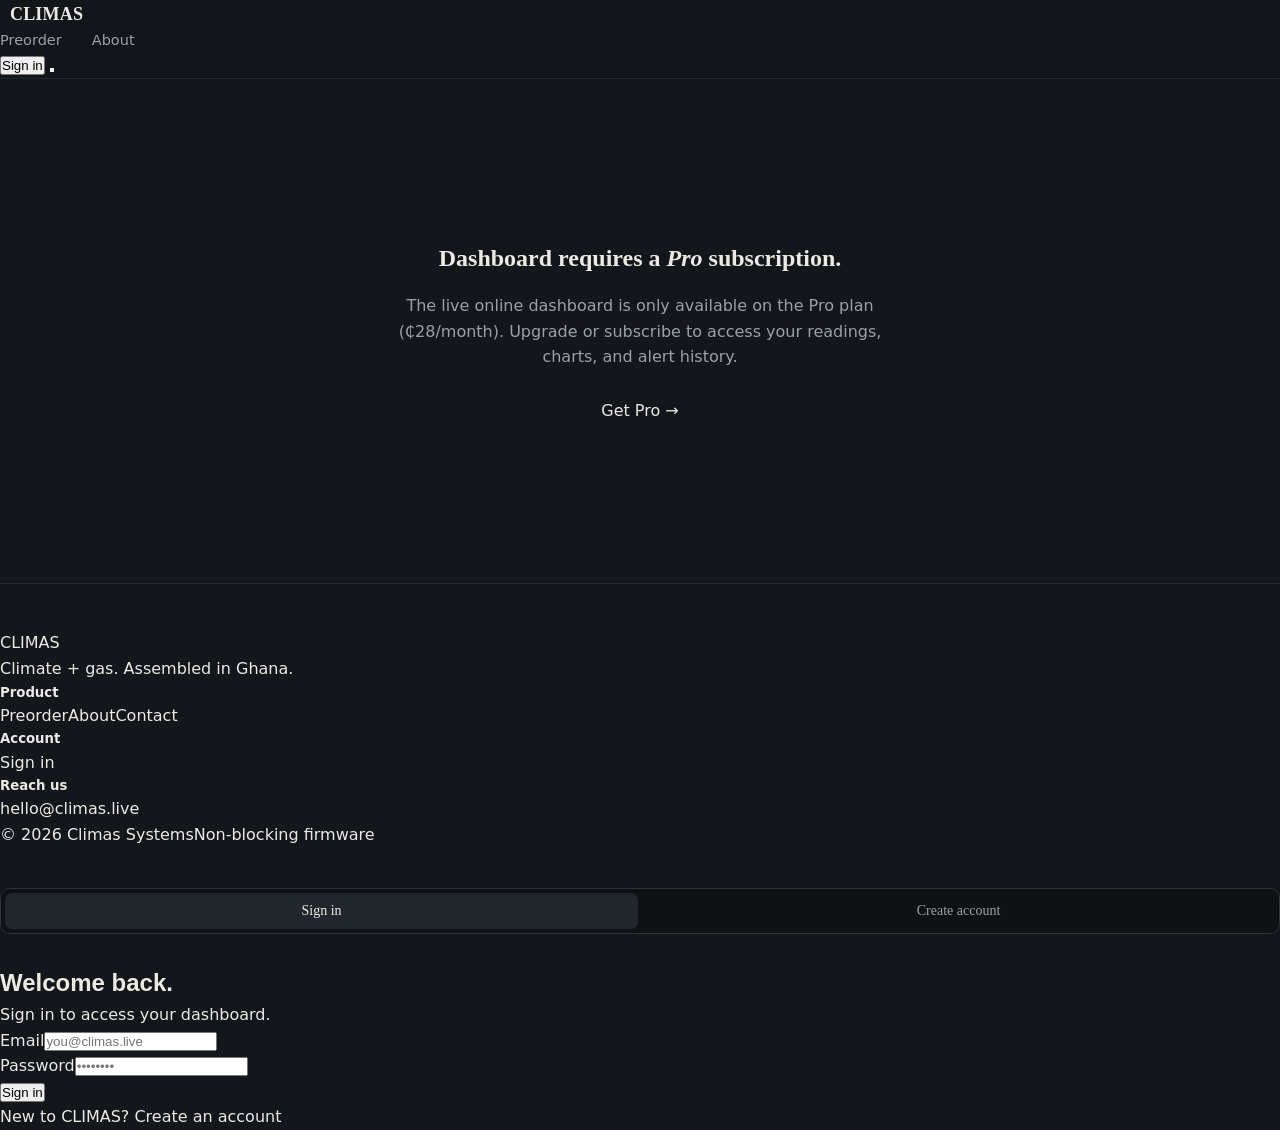
<file: dashboard.html>
<!DOCTYPE html>
<html lang="en">
<head>
<meta charset="UTF-8" />
<meta name="viewport" content="width=device-width, initial-scale=1.0" />
<title>Dashboard — CLIMAS</title>
<link rel="stylesheet" href="styles.css" />
</head>
<body>

<nav class="nav">
  <div class="nav-inner">
    <a class="brand" href="index.html"><span class="brand-mark"></span> CLIMAS</a>
    <div class="nav-links">
      <a href="preorder.html">Preorder</a>
      <a href="about.html">About</a>
    </div>
    <div class="nav-cta">
      <button class="btn-primary" id="authOpenBtn">Sign in</button>
      <button class="nav-burger" id="navBurger" aria-label="Menu"><span></span><span></span><span></span></button>
    </div>
  </div>
</nav>

<div class="mobile-menu" id="mobileMenu">
  <a href="preorder.html" data-mm="1">Preorder <em>device</em></a>
  <a href="about.html" data-mm="1">About</a>
  <div class="mm-foot">
    <div class="loc">Ghana</div>
    <div class="mm-btns">
      <button class="primary" id="mmSignin">Sign in</button>
    </div>
  </div>
</div>

<!-- DASHBOARD -->
<div id="view-dashboard">
<div class="dashboard">
  <div class="dash-header">
    <div>
      <h1 class="dash-greeting">Good evening, <em id="dashName">Phil</em>.</h1>
      <div class="dash-date">Ghana</div>
    </div>
    <div class="dash-status"><span class="dot"></span><span>All devices safe</span></div>
  </div>

  <div class="dash-grid">
    <div class="dash-card metric-card">
      <div class="dash-card-label">Indoor temp <svg width="14" height="14" viewBox="0 0 24 24" fill="none" stroke="currentColor" stroke-width="1.5"><path d="M14 4v10.54a4 4 0 1 1-4 0V4a2 2 0 0 1 4 0z"/></svg></div>
      <div class="metric-value"><span id="mT">26.4</span><span class="metric-unit">°C</span></div>
      <div class="metric-trend"><span class="pill">+0.2</span>vs 1h ago</div>
      <svg class="metric-spark" id="sparkT" viewBox="0 0 200 40" preserveAspectRatio="none"></svg>
    </div>
    <div class="dash-card metric-card">
      <div class="dash-card-label">Humidity <svg width="14" height="14" viewBox="0 0 24 24" fill="none" stroke="currentColor" stroke-width="1.5"><path d="M12 2s-7 8-7 13a7 7 0 0 0 14 0c0-5-7-13-7-13z"/></svg></div>
      <div class="metric-value"><span id="mH">58</span><span class="metric-unit">%</span></div>
      <div class="metric-trend"><span class="pill down">−1.1</span>vs 1h ago</div>
      <svg class="metric-spark" id="sparkH" viewBox="0 0 200 40" preserveAspectRatio="none"></svg>
    </div>
    <div class="dash-card metric-card">
      <div class="dash-card-label">Gas (MQ-2) <svg width="14" height="14" viewBox="0 0 24 24" fill="none" stroke="currentColor" stroke-width="1.5"><path d="M13 2 3 14h9l-1 8 10-12h-9l1-8z"/></svg></div>
      <div class="metric-value"><span id="mG">112</span><span class="metric-unit">ppm</span></div>
      <div class="metric-trend"><span class="pill">Normal</span>safe threshold &lt;300</div>
      <svg class="metric-spark" id="sparkG" viewBox="0 0 200 40" preserveAspectRatio="none"></svg>
    </div>
    <div class="dash-card metric-card">
      <div class="dash-card-label">Online devices <svg width="14" height="14" viewBox="0 0 24 24" fill="none" stroke="currentColor" stroke-width="1.5"><path d="M5 12.55a11 11 0 0 1 14.08 0M1.42 9a16 16 0 0 1 21.16 0M8.53 16.11a6 6 0 0 1 6.95 0M12 20h.01"/></svg></div>
      <div class="metric-value">3<span class="metric-unit">/3</span></div>
      <div class="metric-trend"><span class="pill" style="background:rgba(42,122,60,.08);color:var(--safe)">All connected</span></div>
    </div>

    <!-- chart -->
    <div class="dash-card chart-card">
      <div class="dash-card-label">24-hour overview</div>
      <svg id="mainChart" viewBox="0 0 700 200" preserveAspectRatio="none" style="width:100%;height:240px"></svg>
    </div>

    <!-- weather -->
    <div class="dash-card weather-card">
      <div class="dash-card-label">Outdoor weather</div>
      <div class="weather-icon"><svg width="28" height="28" viewBox="0 0 24 24" fill="none" stroke="white" stroke-width="2"><circle cx="12" cy="12" r="5"/><path d="M12 1v2M12 21v2M4.22 4.22l1.42 1.42M18.36 18.36l1.42 1.42M1 12h2M21 12h2M4.22 19.78l1.42-1.42M18.36 5.64l1.42-1.42"/></svg></div>
      <div class="weather-city">Ghana</div>
      <div class="weather-temp">33°</div>
      <div class="weather-detail"><span>Feels like 37°</span><span>Humidity 77%</span><span>Wind 10 km/h</span></div>
    </div>

    <!-- devices -->
    <div class="dash-card devices-card">
      <div class="dash-card-label">Paired devices</div>
      <div class="device-item"><span class="device-name"><span class="device-dot"></span>Kitchen</span><span class="device-reading">26.4°C · 58% · 112 ppm</span></div>
      <div class="device-item"><span class="device-name"><span class="device-dot"></span>Living room</span><span class="device-reading">25.8°C · 62% · 88 ppm</span></div>
      <div class="device-item"><span class="device-name"><span class="device-dot"></span>Office</span><span class="device-reading">24.1°C · 55% · 72 ppm</span></div>
    </div>

    <!-- alerts -->
    <div class="dash-card alerts-card">
      <div class="dash-card-label">Alert history</div>
      <ul class="alert-list">
        <li class="alert-item">
          <div class="alert-icon danger"><svg width="16" height="16" viewBox="0 0 24 24" fill="none" stroke="currentColor" stroke-width="2"><path d="M13 2 3 14h9l-1 8 10-12h-9l1-8z"/></svg></div>
          <div><div class="alert-title">Gas spike in Kitchen</div><div class="alert-sub">302 ppm · Auto-call placed · Resolved</div></div>
          <div class="alert-time">Wed · 22:14</div>
        </li>
        <li class="alert-item">
          <div class="alert-icon safe"><svg width="16" height="16" viewBox="0 0 24 24" fill="none" stroke="currentColor" stroke-width="2"><path d="M12 22s8-4 8-10V5l-8-3-8 3v7c0 6 8 10 8 10z"/></svg></div>
          <div><div class="alert-title">Override activated</div><div class="alert-sub">Kitchen · Manual cooking mode · 18 min</div></div>
          <div class="alert-time">Tue · 19:30</div>
        </li>
        <li class="alert-item">
          <div class="alert-icon info"><svg width="16" height="16" viewBox="0 0 24 24" fill="none" stroke="currentColor" stroke-width="2"><rect x="2" y="3" width="20" height="14" rx="2"/><path d="M8 21h8"/></svg></div>
          <div><div class="alert-title">Office device came online</div><div class="alert-sub">First pairing · Calibration complete</div></div>
          <div class="alert-time">Sun · 16:03</div>
        </li>
      </ul>
    </div>

    <!-- subscription -->
    <div class="dash-card sub-card">
      <div class="dash-card-label">Subscription</div>
      <div class="sub-card-grid">
        <div><div class="sub-current-name" id="dashPlanName">Pro</div><div class="sub-current-tag" id="dashPlanTag">Full portal · Live dashboard</div></div>
        <div class="sub-stat"><strong>Billed</strong><span id="dashPlanPrice">₵28 / month</span></div>
        <div class="sub-stat"><strong>Next payment</strong><span>May 16</span></div>
        <button class="sub-manage-btn">Manage plan</button>
      </div>
    </div>
  </div>
</div>
</div>

<!-- FOOTER -->
<footer>
  <div class="footer-grid">
    <div><div class="footer-brand">CLIMAS</div><p class="footer-tag">Climate + gas. Assembled in Ghana.</p></div>
    <div class="footer-col"><h5>Product</h5><a href="preorder.html">Preorder</a><a href="about.html">About</a><a href="about.html#contact">Contact</a></div>
    <div class="footer-col"><h5>Account</h5><a href="#" data-open-auth="signin">Sign in</a></div>
    <div class="footer-col"><h5>Reach us</h5><a href="mailto:hello@climas.live">hello@climas.live</a></div>
  </div>
  <div class="footer-bottom"><span>© 2026 Climas Systems</span><span>Non-blocking firmware</span></div>
</footer>

<!-- AUTH MODAL -->
<div class="auth-modal" id="authModal">
  <div class="auth-header"><div class="auth-tabs"><button class="auth-tab active" data-auth-tab="signin">Sign in</button><button class="auth-tab" data-auth-tab="signup">Create account</button></div></div>
  <div class="auth-body">
    <h2 class="auth-title" id="authTitle">Welcome back.</h2>
    <p class="auth-sub" id="authSub">Sign in to access your dashboard.</p>
    <div class="form-field" id="nameField" style="display:none"><label>Full name</label><input type="text" placeholder="Your name" id="nameInput" /></div>
    <div class="form-field"><label>Email</label><input type="email" placeholder="you@climas.live" id="emailInput" /></div>
    <div class="form-field"><label>Password</label><input type="password" placeholder="••••••••" id="passInput" /></div>
    <button class="auth-submit" id="authSubmitBtn">Sign in</button>
    <div class="auth-alt"><span id="authAltText">New to CLIMAS? </span><a id="authAltLink">Create an account</a></div>
  </div>
</div>
<div class="overlay" id="overlay"></div>

<script src="app.js"></script>
</body>
</html>
</file>
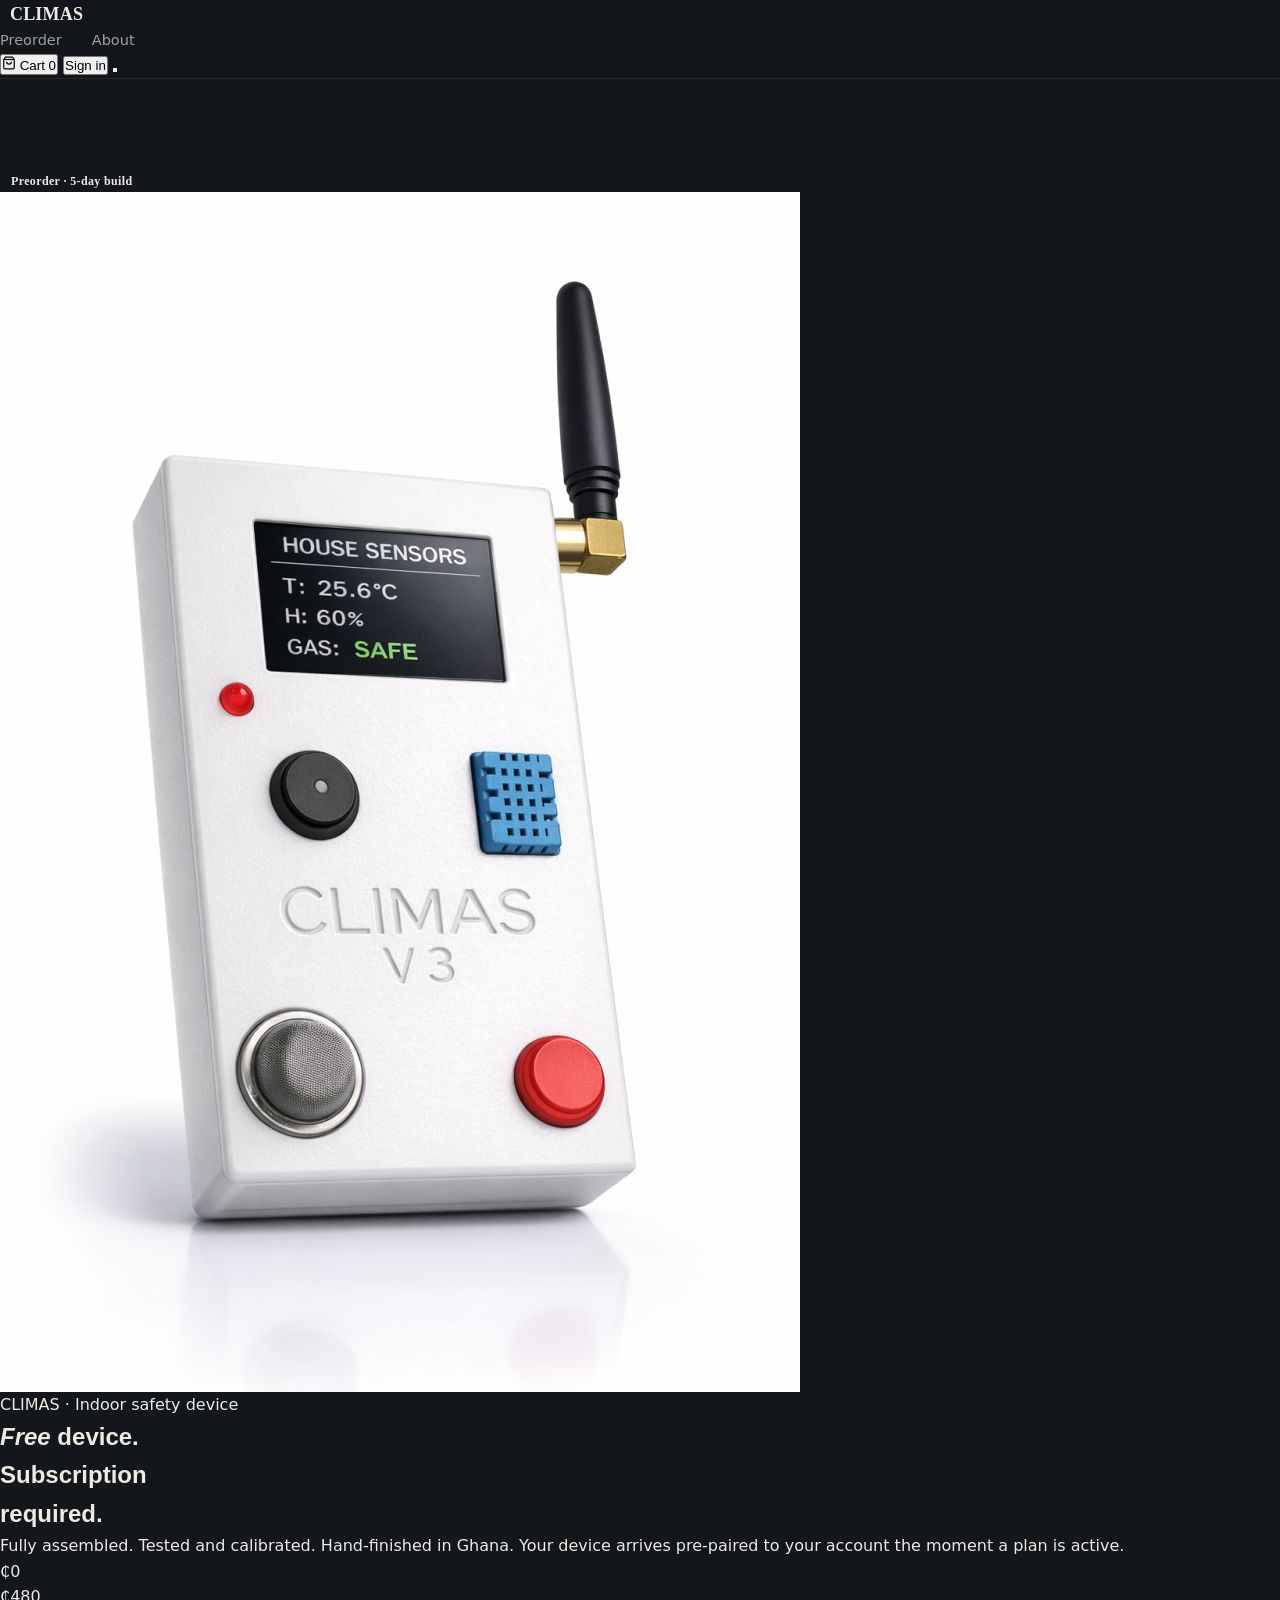
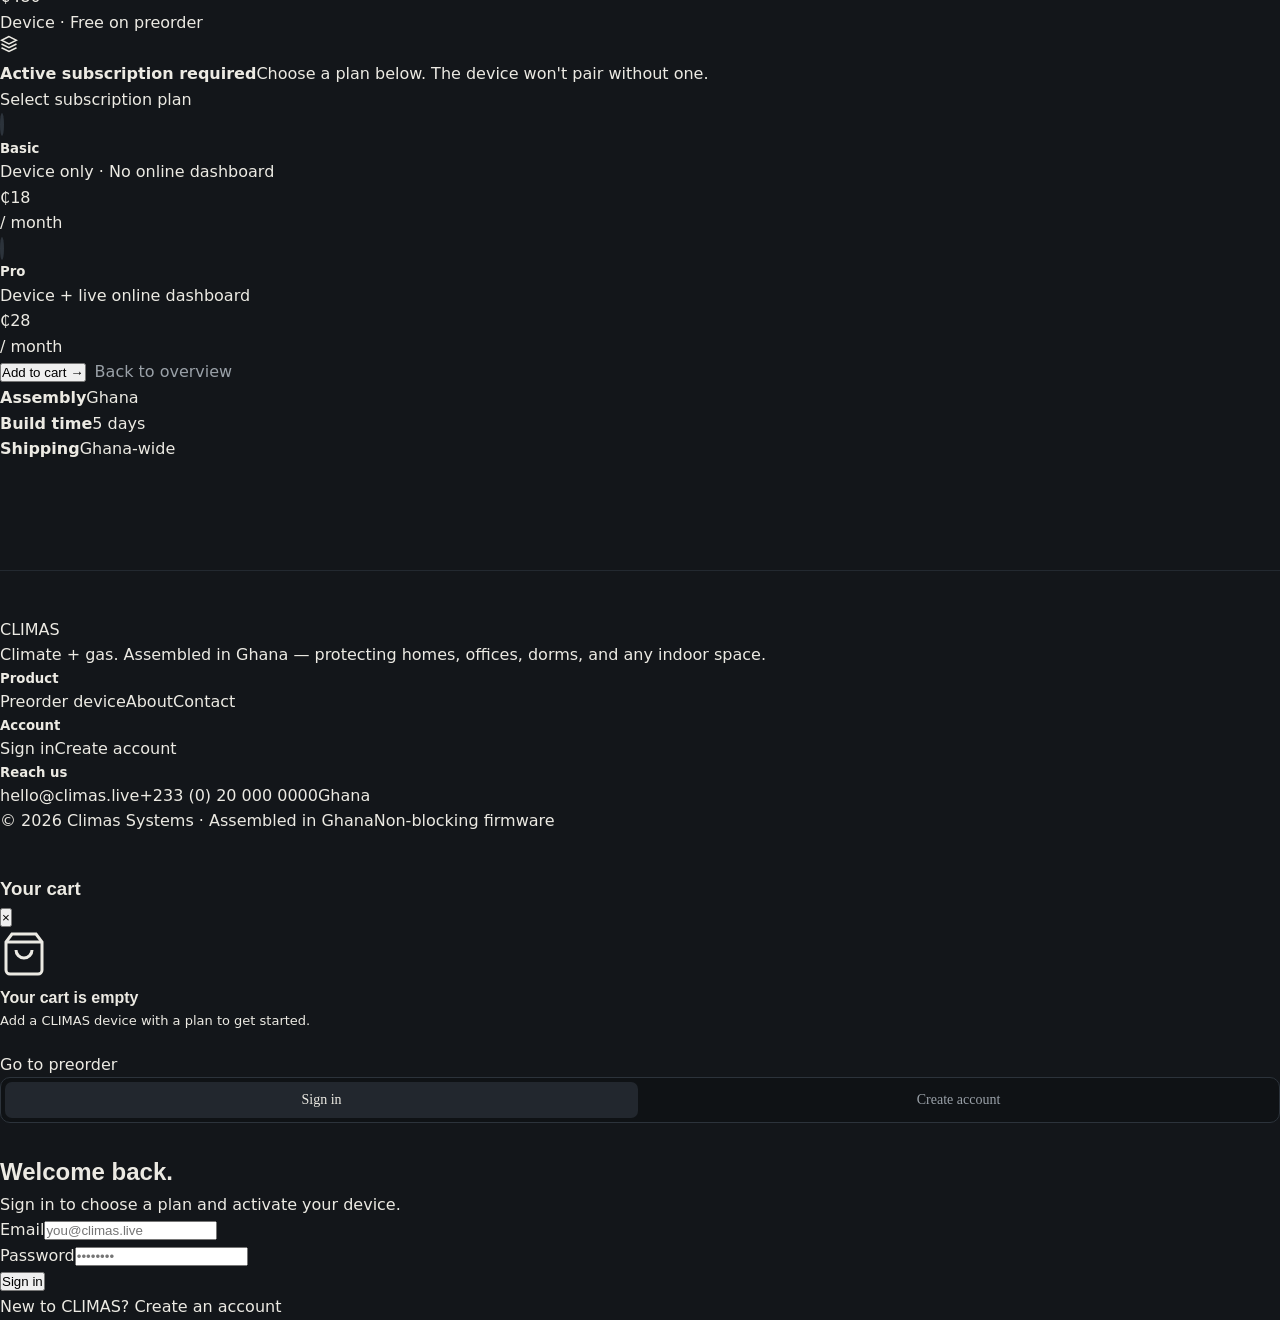
<file: preorder.html>
<!DOCTYPE html>
<html lang="en">
<head>
<meta charset="UTF-8" />
<meta name="viewport" content="width=device-width, initial-scale=1.0" />
<title>Preorder — CLIMAS</title>
<link rel="stylesheet" href="styles.css" />
</head>
<body>

<nav class="nav">
  <div class="nav-inner">
    <a class="brand" href="index.html"><span class="brand-mark"></span> CLIMAS</a>
    <div class="nav-links">
      <a href="preorder.html" class="active">Preorder</a>
      <a href="about.html">About</a>
    </div>
    <div class="nav-cta">
      <button class="cart-btn" id="cartOpenBtn">
        <svg width="14" height="14" viewBox="0 0 24 24" fill="none" stroke="currentColor" stroke-width="2"><path d="M6 2 3 6v14a2 2 0 0 0 2 2h14a2 2 0 0 0 2-2V6l-3-4Z"/><path d="M3 6h18"/><path d="M16 10a4 4 0 0 1-8 0"/></svg>
        <span>Cart</span> <span class="cart-count empty" id="cartCount">0</span>
      </button>
      <button class="btn-primary" id="authOpenBtn">Sign in</button>
      <button class="nav-burger" id="navBurger" aria-label="Menu"><span></span><span></span><span></span></button>
    </div>
  </div>
</nav>

<div class="mobile-menu" id="mobileMenu">
  <a href="preorder.html" data-mm="1">Preorder <em>device</em></a>
  <a href="about.html" data-mm="1">About</a>
  <div class="mm-foot">
    <div class="loc">Ghana</div>
    <div class="mm-btns">
      <button id="mmCart">Cart <span id="mmCartCount">0</span></button>
      <button class="primary" id="mmSignin">Sign in</button>
    </div>
  </div>
</div>

<!-- STORE -->
<div id="storeSection">
<section class="store-hero">
  <div class="store-gallery">
    <span class="badge">Preorder · 5-day build</span>
    <img class="device-img" alt="CLIMAS" />
  </div>
  <div class="store-details">
    <div class="store-eyebrow">CLIMAS · Indoor safety device</div>
    <h1 class="store-title"><em>Free</em> device.<br/>Subscription<br/>required.</h1>
    <p class="store-sub">Fully assembled. Tested and calibrated. Hand-finished in Ghana. Your device arrives pre-paired to your account the moment a plan is active.</p>
    <div class="store-price-block">
      <span class="store-price">₵0</span>
      <div><div class="store-price-strike">₵480</div><div class="store-price-label">Device · Free on preorder</div></div>
    </div>
    <div class="store-req">
      <svg width="18" height="18" viewBox="0 0 24 24" fill="none" stroke="currentColor" stroke-width="2"><path d="M12 2 2 7l10 5 10-5-10-5Z"/><path d="M2 17l10 5 10-5M2 12l10 5 10-5"/></svg>
      <div><strong>Active subscription required</strong>Choose a plan below. The device won't pair without one.</div>
    </div>
    <div class="store-plan-select">
      <div class="store-plan-select-label">Select subscription plan</div>
      <div class="plan-option" data-plan="basic">
        <div class="plan-option-left"><span class="plan-radio"></span><div><h5>Basic</h5><div class="plan-desc-s">Device only · No online dashboard</div></div></div>
        <div><div class="plan-option-price">₵18</div><div class="plan-option-price-per">/ month</div></div>
      </div>
      <div class="plan-option selected" data-plan="pro">
        <div class="plan-option-left"><span class="plan-radio"></span><div><h5>Pro</h5><div class="plan-desc-s">Device + live online dashboard</div></div></div>
        <div><div class="plan-option-price">₵28</div><div class="plan-option-price-per">/ month</div></div>
      </div>
    </div>
    <div class="store-btn-row">
      <button class="btn-hero" id="addToCartBtn">Add to cart <span class="arrow">→</span></button>
      <a class="btn-ghost" href="index.html">Back to overview</a>
    </div>
    <div class="store-meta">
      <div class="store-meta-item"><strong>Assembly</strong><span>Ghana</span></div>
      <div class="store-meta-item"><strong>Build time</strong><span>5 days</span></div>
      <div class="store-meta-item"><strong>Shipping</strong><span>Ghana-wide</span></div>
    </div>
  </div>
</section>
</div>

<!-- CHECKOUT (hidden by default) -->
<div id="checkoutSection" style="display:none">
<section class="checkout-view">
  <h2>Complete your <em style="font-family:'Fraunces',serif;font-style:italic;color:var(--forest)">preorder</em>.</h2>
  <p class="sub">Fill in your shipping details. Your device will be built and dispatched within 5 business days.</p>
  <div class="checkout-grid">
    <div class="checkout-form">
      <div class="form-row">
        <div class="form-field"><label>First name</label><input type="text" value="" placeholder="Your first name" /></div>
        <div class="form-field"><label>Last name</label><input type="text" value="" placeholder="Your surname" /></div>
      </div>
      <div class="form-field"><label>Email</label><input type="email" placeholder="you@climas.live" /></div>
      <div class="form-field"><label>Phone · For emergency calls</label><input type="tel" placeholder="+233 ..." /></div>
      <div class="form-field"><label>Delivery address</label><input type="text" placeholder="House number, street" /></div>
      <div class="form-row">
        <div class="form-field"><label>City</label><input type="text" placeholder="City" /></div>
        <div class="form-field"><label>Region</label><input type="text" placeholder="Region" /></div>
      </div>
      <button class="auth-submit" id="placeOrderBtn" style="margin-top:12px">Confirm preorder</button>
    </div>
    <div class="checkout-summary" id="checkoutSummary">
      <h4>Order summary</h4>
      <div id="summaryItems"></div>
      <div class="summary-row"><span>Device</span><span>₵0.00</span></div>
      <div class="summary-row"><span>Shipping · Ghana</span><span>Free</span></div>
      <div class="summary-total"><span>Due today</span><span class="amt" id="summaryTotal">₵28</span></div>
      <div class="cart-note" style="margin-top:14px">Billed monthly after the first payment. Cancel anytime.</div>
    </div>
  </div>
</section>
</div>

<!-- SUCCESS (hidden by default) -->
<div id="successSection" style="display:none">
<div class="success-card">
  <div class="success-badge"><svg width="32" height="32" viewBox="0 0 24 24" fill="none" stroke="currentColor" stroke-width="2.5"><path d="M20 6 9 17l-5-5"/></svg></div>
  <h2>Your <em>CLIMAS</em> is queued for assembly.</h2>
  <p>We've sent a confirmation to your email. Your device will be assembled and shipped within 5 days.</p>
  <div style="display:flex;gap:12px;justify-content:center;flex-wrap:wrap">
    <a class="btn-hero" id="successDashBtn" href="dashboard.html">Go to dashboard <span class="arrow">→</span></a>
    <a class="btn-ghost" href="index.html">Back home</a>
  </div>
</div>
</div>

<!-- FOOTER -->
<footer>
  <div class="footer-grid">
    <div><div class="footer-brand">CLIMAS</div><p class="footer-tag">Climate + gas. Assembled in Ghana — protecting homes, offices, dorms, and any indoor space.</p></div>
    <div class="footer-col"><h5>Product</h5><a href="preorder.html">Preorder device</a><a href="about.html">About</a><a href="about.html#contact">Contact</a></div>
    <div class="footer-col"><h5>Account</h5><a href="#" data-open-auth="signin">Sign in</a><a href="#" data-open-auth="signup">Create account</a></div>
    <div class="footer-col"><h5>Reach us</h5><a href="mailto:hello@climas.live">hello@climas.live</a><a href="tel:+233200000000">+233 (0) 20 000 0000</a><a href="about.html#contact">Ghana</a></div>
  </div>
  <div class="footer-bottom"><span>© 2026 Climas Systems · Assembled in Ghana</span><span>Non-blocking firmware</span></div>
</footer>

<!-- CART DRAWER -->
<div class="cart-drawer" id="cartDrawer">
  <div class="cart-header"><h3>Your cart</h3><button class="cart-close" id="cartCloseBtn">×</button></div>
  <div class="cart-body" id="cartBody"></div>
  <div class="cart-footer" id="cartFooter" style="display:none">
    <div class="cart-subtotal"><span>Billed today</span><span class="cart-subtotal-amt" id="cartSubtotal">₵0.00</span></div>
    <div class="cart-note">Device is free. Subscription billed monthly.</div>
    <button class="cart-checkout-btn" id="checkoutBtn">Checkout</button>
  </div>
</div>

<!-- AUTH MODAL -->
<div class="auth-modal" id="authModal">
  <div class="auth-header"><div class="auth-tabs"><button class="auth-tab active" data-auth-tab="signin">Sign in</button><button class="auth-tab" data-auth-tab="signup">Create account</button></div></div>
  <div class="auth-body">
    <h2 class="auth-title" id="authTitle">Welcome back.</h2>
    <p class="auth-sub" id="authSub">Sign in to choose a plan and activate your device.</p>
    <div class="form-field" id="nameField" style="display:none"><label>Full name</label><input type="text" placeholder="Your name" id="nameInput" /></div>
    <div class="form-field"><label>Email</label><input type="email" placeholder="you@climas.live" id="emailInput" /></div>
    <div class="form-field"><label>Password</label><input type="password" placeholder="••••••••" id="passInput" /></div>
    <button class="auth-submit" id="authSubmitBtn">Sign in</button>
    <div class="auth-alt"><span id="authAltText">New to CLIMAS? </span><a id="authAltLink">Create an account</a></div>
  </div>
</div>
<div class="overlay" id="overlay"></div>

<script src="app.js"></script>
</body>
</html>
</file>
<file: styles.css>
/* ============================================================
   CLIMAS — shared stylesheet
   Dark instrument aesthetic. One system across every page.
   ============================================================ */

:root {
  --base:      #13161a;
  --base-2:    #0f1215;
  --panel:     #1b1f25;
  --panel-2:   #22272e;
  --line:      #2c333b;
  --line-soft: #232930;
  --ink:       #eceae3;
  --ink-soft:  #9aa1a8;
  --ink-mute:  #656c73;
  --safe:      #4fa87b;
  --safe-lo:   #2f6d52;
  --caution:   #e0a43b;
  --danger:    #dc4b3e;
  --brand:     #4fa87b;
  --maxw:      1120px;
}

* { box-sizing: border-box; margin: 0; padding: 0; }
html { scroll-behavior: smooth; }

body {
  background: var(--base);
  color: var(--ink);
  font-family: 'Inter', system-ui, sans-serif;
  line-height: 1.6;
  -webkit-font-smoothing: antialiased;
  overflow-x: hidden;
  min-height: 100vh;
}

h1, h2, h3, h4, .display { font-family: 'Space Grotesk', sans-serif; }
a { color: inherit; text-decoration: none; }
img { max-width: 100%; display: block; }

.wrap { width: 100%; max-width: var(--maxw); margin: 0 auto; padding: 0 24px; }

/* ── check glyph (drawn, no emoji) ── */
.chk { position: relative; width: 16px; height: 16px; flex-shrink: 0; display: inline-block; }
.chk::after {
  content: ''; position: absolute; left: 5px; top: 1px;
  width: 5px; height: 10px; border: solid var(--safe);
  border-width: 0 2px 2px 0; transform: rotate(45deg);
}

/* ── NAV ── */
.nav {
  position: sticky; top: 0; z-index: 60;
  background: rgba(19,22,26,.94);
  backdrop-filter: blur(12px);
  border-bottom: 1px solid var(--line-soft);
}
.nav-in { display: flex; align-items: center; justify-content: space-between; height: 62px; }
.brand { display: flex; align-items: center; gap: 10px; font-family: 'Space Grotesk'; font-weight: 600; font-size: 18px; letter-spacing: .01em; }
.brand .dot { width: 11px; height: 11px; border-radius: 50%; background: var(--safe); box-shadow: 0 0 0 3px rgba(79,168,123,.18); animation: pulse 2.6s ease-in-out infinite; }
@keyframes pulse { 0%,100% { box-shadow: 0 0 0 3px rgba(79,168,123,.18); } 50% { box-shadow: 0 0 0 6px rgba(79,168,123,.04); } }
.nav-links { display: flex; gap: 30px; font-size: 14.5px; color: var(--ink-soft); }
.nav-links a:hover { color: var(--ink); }
.nav-right { display: flex; align-items: center; gap: 14px; }

/* cart count bubble in nav */
.nav-cart { position: relative; display: flex; align-items: center; color: var(--ink-soft); padding: 6px; }
.nav-cart:hover { color: var(--ink); }
.nav-cart .count { position: absolute; top: -4px; right: -6px; background: var(--safe); color: #08110c; font-size: 10px; font-weight: 700; min-width: 16px; height: 16px; border-radius: 9px; display: flex; align-items: center; justify-content: center; padding: 0 4px; }
.nav-cart .count.empty { display: none; }

/* ── BUTTONS ── */
.btn { font-family: 'Inter'; font-size: 14.5px; font-weight: 600; border: none; border-radius: 7px; cursor: pointer; padding: 10px 18px; transition: background .15s, transform .1s, border-color .15s; display: inline-flex; align-items: center; justify-content: center; gap: 8px; }
.btn:active { transform: translateY(1px); }
.btn:disabled { opacity: .55; cursor: not-allowed; }
.btn-solid { background: var(--safe); color: #08110c; }
.btn-solid:hover:not(:disabled) { background: var(--safe-lo); color: var(--ink); }
.btn-line { background: transparent; color: var(--ink); border: 1px solid var(--line); }
.btn-line:hover { border-color: var(--ink-soft); }
.btn-ghost { background: transparent; color: var(--ink-soft); padding: 10px 4px; }
.btn-ghost:hover { color: var(--ink); }
.btn-lg { padding: 14px 26px; font-size: 15.5px; border-radius: 8px; }
.btn-block { width: 100%; }
.burger { display: none; flex-direction: column; gap: 4px; background: none; border: none; cursor: pointer; padding: 6px; }
.burger span { width: 20px; height: 2px; background: var(--ink); border-radius: 2px; transition: transform .22s, opacity .22s; }
.burger.open span:nth-child(1) { transform: translateY(6px) rotate(45deg); }
.burger.open span:nth-child(2) { opacity: 0; }
.burger.open span:nth-child(3) { transform: translateY(-6px) rotate(-45deg); }

/* ── MOBILE MENU ── */
.mobile-menu { position: fixed; inset: 62px 0 auto 0; background: var(--base); border-bottom: 1px solid var(--line); z-index: 55; transform: translateY(-120%); transition: transform .28s cubic-bezier(.4,0,.2,1); padding: 20px 24px 28px; }
.mobile-menu.open { transform: translateY(0); }
.mobile-menu > a { display: block; padding: 13px 0; font-size: 17px; color: var(--ink-soft); border-bottom: 1px solid var(--line-soft); }
.mobile-menu > a:last-of-type { border-bottom: none; }
.mobile-menu .mm-cta { margin-top: 20px; display: flex; flex-direction: column; gap: 10px; }
.mobile-menu .mm-cta .btn { width: 100%; padding: 14px; font-size: 15.5px; }

/* ── HERO ── */
.hero { padding: 74px 0 80px; }
.hero-grid { display: grid; grid-template-columns: 1.05fr .95fr; gap: 56px; align-items: center; }
.eyebrow { display: inline-flex; align-items: center; gap: 8px; font-size: 13px; color: var(--safe); font-weight: 500; margin-bottom: 22px; }
.eyebrow .bar { width: 22px; height: 1px; background: var(--safe-lo); }
h1.hero-title { font-size: clamp(38px, 5.4vw, 60px); line-height: 1.02; font-weight: 600; letter-spacing: -0.02em; margin-bottom: 22px; }
.hero-sub { font-size: 17.5px; color: var(--ink-soft); max-width: 30em; margin-bottom: 34px; line-height: 1.62; }
.hero-cta { display: flex; gap: 14px; align-items: center; flex-wrap: wrap; }
.hero-note { margin-top: 22px; font-size: 13.5px; color: var(--ink-mute); display: flex; align-items: center; gap: 9px; }

/* ── DEVICE READOUT ── */
.device { background: linear-gradient(160deg, #1d222a, #14181d); border: 1px solid var(--line); border-radius: 20px; padding: 26px; box-shadow: 0 30px 70px -30px rgba(0,0,0,.8), inset 0 1px 0 rgba(255,255,255,.03); }
.device-top { display: flex; justify-content: space-between; align-items: center; margin-bottom: 20px; }
.device-name { font-family: 'Space Grotesk'; font-size: 13px; letter-spacing: .16em; color: var(--ink-mute); }
.device-live { display: flex; align-items: center; gap: 7px; font-size: 12px; color: var(--safe); font-family: 'Space Grotesk'; letter-spacing: .04em; }
.device-live .ld { width: 7px; height: 7px; border-radius: 50%; background: var(--safe); animation: pulse 2.6s infinite; }
.screen { background: #0b0e11; border: 1px solid #222a31; border-radius: 12px; padding: 22px 22px 18px; }
.screen-row { display: grid; grid-template-columns: 1fr 1fr; gap: 14px; margin-bottom: 16px; }
.metric { background: #12171b; border: 1px solid #1e262d; border-radius: 9px; padding: 14px 16px; }
.metric-label { font-size: 11px; color: var(--ink-mute); letter-spacing: .1em; margin-bottom: 7px; text-transform: uppercase; }
.metric-val { font-family: 'Space Grotesk'; font-weight: 600; font-size: 30px; line-height: 1; color: var(--ink); font-variant-numeric: tabular-nums; }
.metric-val small { font-size: 15px; color: var(--ink-soft); font-weight: 400; margin-left: 2px; }
.gasbar-wrap { background: #12171b; border: 1px solid #1e262d; border-radius: 9px; padding: 14px 16px; }
.gasbar-head { display: flex; justify-content: space-between; align-items: baseline; margin-bottom: 11px; }
.gasbar-head .lab { font-size: 11px; color: var(--ink-mute); letter-spacing: .1em; text-transform: uppercase; }
.status-pill { font-family: 'Space Grotesk'; font-size: 12px; font-weight: 600; letter-spacing: .06em; padding: 3px 11px; border-radius: 20px; }
.status-safe { color: var(--safe); background: rgba(79,168,123,.12); }
.status-caution { color: var(--caution); background: rgba(224,164,59,.14); }
.status-danger { color: var(--danger); background: rgba(220,75,62,.16); }
.track { height: 8px; background: #0b0e11; border-radius: 6px; overflow: hidden; }
.fill { height: 100%; width: 22%; border-radius: 6px; background: var(--safe); transition: width .9s ease, background .5s; }
.device-foot { display: flex; justify-content: space-between; align-items: center; margin-top: 18px; padding-top: 16px; border-top: 1px solid var(--line-soft); font-size: 12px; color: var(--ink-mute); }

/* ── SECTIONS ── */
section { padding: 88px 0; }
.sec-head { max-width: 34em; margin-bottom: 52px; }
.sec-kick { font-size: 13px; color: var(--safe); font-weight: 500; margin-bottom: 16px; }
h2.sec-title { font-size: clamp(28px, 3.6vw, 40px); line-height: 1.08; letter-spacing: -0.02em; font-weight: 600; margin-bottom: 18px; }
.sec-lead { font-size: 17px; color: var(--ink-soft); line-height: 1.62; }

/* ── THREATS ── */
.tinted { background: var(--base-2); border-top: 1px solid var(--line-soft); border-bottom: 1px solid var(--line-soft); }
.threat-grid { display: grid; grid-template-columns: 1fr 1fr; gap: 24px; }
.threat { border: 1px solid var(--line); border-radius: 16px; padding: 34px 32px; overflow: hidden; }
.threat-lpg { background: linear-gradient(165deg, rgba(224,164,59,.06), transparent 60%); }
.threat-co { background: linear-gradient(165deg, rgba(220,75,62,.06), transparent 60%); }
.threat-tag { font-family: 'Space Grotesk'; font-size: 12px; letter-spacing: .12em; text-transform: uppercase; margin-bottom: 20px; display: inline-block; padding: 5px 12px; border-radius: 6px; }
.tag-lpg { color: var(--caution); background: rgba(224,164,59,.1); }
.tag-co { color: var(--danger); background: rgba(220,75,62,.1); }
.threat h3 { font-size: 23px; font-weight: 600; margin-bottom: 14px; letter-spacing: -0.01em; }
.threat p { color: var(--ink-soft); font-size: 15.5px; line-height: 1.62; }
.threat p + p { margin-top: 14px; }

/* ── LAYERS (free vs smart) ── */
.layers { display: grid; grid-template-columns: 1fr 1fr; gap: 24px; }
.layer { border: 1px solid var(--line); border-radius: 16px; padding: 32px; }
.layer-free { background: var(--panel); }
.layer-smart { background: linear-gradient(160deg, rgba(79,168,123,.07), var(--panel) 55%); border-color: var(--safe-lo); }
.layer-badge { display: inline-flex; align-items: center; gap: 8px; font-size: 12.5px; font-weight: 600; font-family: 'Space Grotesk'; padding: 6px 12px; border-radius: 20px; margin-bottom: 20px; }
.badge-free { color: var(--ink-soft); background: var(--panel-2); }
.badge-smart { color: var(--safe); background: rgba(79,168,123,.12); }
.layer h3 { font-size: 21px; margin-bottom: 8px; font-weight: 600; }
.layer .price-note { font-size: 14px; color: var(--ink-mute); margin-bottom: 22px; }

/* ── feature lists ── */
.flist { list-style: none; }
.flist li { display: flex; gap: 12px; padding: 9px 0; font-size: 15px; color: var(--ink-soft); border-top: 1px solid var(--line-soft); align-items: flex-start; }
.flist li:first-child { border-top: none; }
.flist .chk { margin-top: 2px; }

/* ── SPECS ── */
.spec-grid { display: grid; grid-template-columns: repeat(4, 1fr); gap: 20px; }
.spec .k { font-size: 13px; color: var(--ink-mute); margin-bottom: 8px; }
.spec .v { font-family: 'Space Grotesk'; font-size: 17px; font-weight: 500; color: var(--ink); line-height: 1.35; }
.spec .v span { display: block; font-family: 'Inter'; font-size: 13px; color: var(--ink-soft); font-weight: 400; margin-top: 3px; }

/* ── PRICING ── */
.price-wrap { display: grid; grid-template-columns: repeat(3, 1fr); gap: 24px; align-items: stretch; }
.price-card { border: 1px solid var(--line); border-radius: 18px; padding: 34px 30px; display: flex; flex-direction: column; }
.plan-app-note { margin-top: auto; font-size: 13px; color: var(--ink-mute); border-top: 1px solid var(--line-soft); padding-top: 16px; }
.price-foot { margin-top: 26px; font-size: 14.5px; color: var(--ink-soft); max-width: 62em; line-height: 1.62; }
.price-device { background: var(--panel); }
.price-sub { background: linear-gradient(160deg, rgba(79,168,123,.08), var(--panel) 60%); border-color: var(--safe-lo); }
.price-card h3 { font-size: 15px; color: var(--ink-soft); font-weight: 500; letter-spacing: .02em; margin-bottom: 16px; }
.amount { font-family: 'Space Grotesk'; font-weight: 700; letter-spacing: -0.02em; line-height: 1; margin-bottom: 8px; }
.amount .big { font-size: 46px; }
.amount .per { font-size: 16px; color: var(--ink-soft); font-weight: 400; }
.price-desc { font-size: 15px; color: var(--ink-soft); margin-bottom: 26px; line-height: 1.6; }
.price-card .flist { margin-bottom: 28px; }
.price-card .btn { margin-top: auto; }
.trial-line { display: inline-flex; align-items: center; gap: 8px; font-size: 13px; color: var(--safe); font-weight: 500; margin-bottom: 22px; padding: 7px 13px; border-radius: 7px; background: rgba(79,168,123,.09); }

/* ── TRUST ── */
.trust-in { border: 1px solid var(--line); border-radius: 18px; padding: 48px 44px; background: var(--panel); }
.trust-in h2 { font-size: clamp(26px, 3.4vw, 34px); margin-bottom: 18px; letter-spacing: -0.02em; }
.trust-in p { font-size: 16.5px; color: var(--ink-soft); max-width: 44em; line-height: 1.66; }
.trust-in p + p { margin-top: 16px; }

/* ── PAGE HEADER (interior pages) ── */
.page-head { padding: 56px 0 40px; border-bottom: 1px solid var(--line-soft); }
.page-head h1 { font-size: clamp(30px, 4.4vw, 46px); font-weight: 600; letter-spacing: -0.02em; margin-bottom: 14px; }
.page-head p { color: var(--ink-soft); font-size: 17px; max-width: 40em; }

/* ── FORMS ── */
.field { margin-bottom: 18px; }
.field label { display: block; font-size: 13px; font-weight: 500; color: var(--ink-soft); margin-bottom: 8px; }
.field input, .field textarea, .field select {
  width: 100%; padding: 13px 15px; background: var(--panel); color: var(--ink);
  border: 1px solid var(--line); border-radius: 9px; font-size: 15px; font-family: 'Inter';
  transition: border-color .15s;
}
.field input:focus, .field textarea:focus, .field select:focus { outline: none; border-color: var(--safe-lo); }
.field textarea { resize: vertical; min-height: 130px; }
.field .hint { font-size: 12.5px; color: var(--ink-mute); margin-top: 6px; }
.field-row { display: grid; grid-template-columns: 1fr 1fr; gap: 16px; }

/* password field with show/hide eye */
.pw-wrap { position: relative; }
.pw-wrap input { padding-right: 46px; }
.pw-toggle { position: absolute; right: 6px; top: 50%; transform: translateY(-50%); background: none; border: none; color: var(--ink-mute); cursor: pointer; padding: 8px; display: flex; align-items: center; border-radius: 6px; }
.pw-toggle:hover { color: var(--ink-soft); }
.pw-toggle .ic-off { display: none; }
.pw-toggle.on .ic-on { display: none; }
.pw-toggle.on .ic-off { display: block; }

/* ── AUTH CARD ── */
.auth-shell { max-width: 460px; margin: 60px auto; }
.auth-card { border: 1px solid var(--line); border-radius: 16px; background: var(--panel); padding: 40px 36px; }
.auth-tabs { display: flex; gap: 4px; background: var(--base-2); border: 1px solid var(--line); border-radius: 10px; padding: 4px; margin-bottom: 30px; }
.auth-tab { flex: 1; text-align: center; padding: 10px; font-size: 14px; font-weight: 500; color: var(--ink-soft); border-radius: 7px; cursor: pointer; background: none; border: none; font-family: 'Inter'; }
.auth-tab.active { background: var(--panel-2); color: var(--ink); }
.auth-card h2 { font-size: 24px; margin-bottom: 8px; }
.auth-card .sub { font-size: 14.5px; color: var(--ink-soft); margin-bottom: 26px; }

/* ── notice / alert lines ── */
.notice { border-radius: 9px; padding: 12px 15px; font-size: 14px; margin-bottom: 20px; line-height: 1.5; }
.notice-err { background: rgba(220,75,62,.1); border: 1px solid rgba(220,75,62,.25); color: #f0a59c; }
.notice-ok { background: rgba(79,168,123,.1); border: 1px solid rgba(79,168,123,.25); color: #8fd3b1; }
.notice.hide { display: none; }

/* ── SHOP / PRODUCT ── */
.shop-grid { display: grid; grid-template-columns: 1fr 1fr; gap: 48px; align-items: start; padding: 56px 0 80px; }
.product-visual { border: 1px solid var(--line); border-radius: 18px; background: linear-gradient(160deg, #1d222a, #14181d); padding: 40px; position: sticky; top: 84px; }
.product-info h1 { font-size: clamp(28px, 4vw, 38px); font-weight: 600; letter-spacing: -0.02em; margin-bottom: 10px; }
.product-info .tagline { color: var(--ink-soft); font-size: 16px; margin-bottom: 24px; }
.product-price { font-family: 'Space Grotesk'; margin-bottom: 4px; }
.product-price .big { font-size: 38px; font-weight: 700; }
.product-price .per { color: var(--ink-soft); font-size: 15px; font-weight: 400; }
.product-price .placeholder { font-size: 13px; color: var(--caution); margin-left: 8px; }

/* plan chooser */
.plan-pick { display: grid; gap: 12px; margin: 26px 0; }
.plan-opt { border: 1px solid var(--line); border-radius: 12px; padding: 18px 20px; cursor: pointer; display: flex; gap: 14px; align-items: flex-start; transition: border-color .15s, background .15s; }
.plan-opt:hover { border-color: var(--ink-mute); }
.plan-opt.sel { border-color: var(--safe); background: rgba(79,168,123,.06); }
.plan-radio { width: 18px; height: 18px; border-radius: 50%; border: 2px solid var(--line); flex-shrink: 0; margin-top: 2px; position: relative; }
.plan-opt.sel .plan-radio { border-color: var(--safe); }
.plan-opt.sel .plan-radio::after { content: ''; position: absolute; inset: 3px; border-radius: 50%; background: var(--safe); }
.plan-opt .pname { font-weight: 600; font-size: 15.5px; margin-bottom: 3px; }
.plan-opt .pdesc { font-size: 13.5px; color: var(--ink-soft); }
.plan-opt .pprice { margin-left: auto; font-family: 'Space Grotesk'; font-weight: 600; font-size: 15px; white-space: nowrap; }

/* ── subscription info box (shop) ── */
.sub-info { border: 1px solid var(--line); border-radius: 12px; background: var(--panel); padding: 20px 22px; margin: 28px 0 4px; }
.sub-info-head { font-family: 'Space Grotesk'; font-size: 14px; font-weight: 600; color: var(--ink); margin-bottom: 8px; }
.sub-info p { font-size: 14px; color: var(--ink-soft); line-height: 1.6; }
.sub-info strong { color: var(--ink); font-weight: 600; }

/* ── CART / ORDER SUMMARY ── */
.summary { border: 1px solid var(--line); border-radius: 14px; background: var(--panel); padding: 26px; }
.summary h3 { font-size: 17px; margin-bottom: 20px; }
.summary-row { display: flex; justify-content: space-between; font-size: 14.5px; color: var(--ink-soft); padding: 9px 0; }
.summary-row.total { border-top: 1px solid var(--line); margin-top: 8px; padding-top: 16px; color: var(--ink); font-weight: 600; font-size: 16px; }
.summary-row .muted { color: var(--ink-mute); }

/* ── ORDERS TABLE ── */
.orders-list { display: grid; gap: 14px; }
.order-remove { background: none; border: 1px solid var(--line); color: var(--ink-soft); font-size: 13px; padding: 7px 14px; border-radius: 7px; cursor: pointer; font-family: 'Inter'; }
.order-remove:hover { border-color: var(--danger); color: var(--danger); }
.order-remove:disabled { opacity: .6; cursor: default; }
.order-card { border: 1px solid var(--line); border-radius: 12px; background: var(--panel); padding: 20px 22px; }
.order-top { display: flex; justify-content: space-between; align-items: center; margin-bottom: 12px; flex-wrap: wrap; gap: 8px; }
.order-id { font-family: 'Space Grotesk'; font-size: 14px; color: var(--ink-soft); }
.order-date { font-size: 13px; color: var(--ink-mute); }
.order-body { display: flex; justify-content: space-between; align-items: flex-end; flex-wrap: wrap; gap: 12px; }
.order-items { font-size: 14.5px; color: var(--ink-soft); }
.order-total { font-family: 'Space Grotesk'; font-weight: 600; font-size: 17px; }
.badge { font-size: 12px; font-weight: 600; padding: 4px 11px; border-radius: 20px; font-family: 'Space Grotesk'; letter-spacing: .03em; }
.badge-pending { color: var(--caution); background: rgba(224,164,59,.12); }
.badge-paid { color: var(--safe); background: rgba(79,168,123,.12); }
.badge-shipped { color: #6fa8dc; background: rgba(111,168,220,.12); }
.badge-delivered { color: var(--ink-soft); background: var(--panel-2); }
.badge-cancelled { color: var(--danger); background: rgba(220,75,62,.12); }

/* account layout */
.account-grid { display: grid; grid-template-columns: 240px 1fr; gap: 40px; padding: 48px 0 80px; }
.account-nav { display: flex; flex-direction: column; gap: 4px; position: sticky; top: 84px; height: max-content; }
.account-nav button { text-align: left; background: none; border: none; color: var(--ink-soft); font-family: 'Inter'; font-size: 14.5px; padding: 11px 14px; border-radius: 8px; cursor: pointer; }
.account-nav button:hover { color: var(--ink); background: var(--panel); }
.account-nav button.active { color: var(--ink); background: var(--panel); }
.account-panel { min-height: 300px; }
.account-panel h2 { font-size: 22px; margin-bottom: 6px; }
.account-panel .psub { color: var(--ink-soft); font-size: 14.5px; margin-bottom: 26px; }
.empty-state { border: 1px dashed var(--line); border-radius: 12px; padding: 44px 30px; text-align: center; color: var(--ink-mute); }
.empty-state h4 { color: var(--ink-soft); font-size: 16px; margin-bottom: 8px; font-weight: 500; }

/* ── CONTACT ── */
.contact-grid { display: grid; grid-template-columns: 1fr 1fr; gap: 48px; padding: 48px 0 80px; }
.contact-methods { display: grid; gap: 18px; }
.contact-method { border: 1px solid var(--line); border-radius: 12px; padding: 20px 22px; background: var(--panel); }
.contact-method .cm-k { font-size: 12px; color: var(--ink-mute); text-transform: uppercase; letter-spacing: .08em; margin-bottom: 8px; }
.contact-method .cm-v { font-size: 16px; color: var(--ink); font-weight: 500; }
.contact-method a.cm-v:hover { color: var(--safe); }

/* ── FOOTER ── */
footer { border-top: 1px solid var(--line-soft); padding: 46px 0 40px; margin-top: 20px; }
.foot-in { display: flex; justify-content: space-between; align-items: flex-start; gap: 40px; flex-wrap: wrap; }
.foot-brand { max-width: 20em; }
.foot-brand p { color: var(--ink-mute); font-size: 14px; margin-top: 12px; line-height: 1.6; }
.foot-cols { display: flex; gap: 60px; }
.foot-col h4 { font-size: 13px; color: var(--ink-mute); font-weight: 500; margin-bottom: 14px; }
.foot-col a { display: block; color: var(--ink-soft); font-size: 14.5px; padding: 5px 0; }
.foot-col a:hover { color: var(--ink); }
.foot-base { margin-top: 40px; padding-top: 22px; border-top: 1px solid var(--line-soft); font-size: 13px; color: var(--ink-mute); display: flex; justify-content: space-between; flex-wrap: wrap; gap: 10px; }

/* ── TOAST ── */
.toast-host { position: fixed; bottom: 24px; left: 50%; transform: translateX(-50%); z-index: 100; display: flex; flex-direction: column; gap: 10px; align-items: center; pointer-events: none; }
.toast { background: var(--panel-2); border: 1px solid var(--line); color: var(--ink); padding: 12px 20px; border-radius: 10px; font-size: 14px; box-shadow: 0 12px 30px -10px rgba(0,0,0,.6); opacity: 0; transform: translateY(10px); transition: .25s; }
.toast.show { opacity: 1; transform: translateY(0); }
.toast.ok { border-color: var(--safe-lo); }
.toast.err { border-color: rgba(220,75,62,.4); }

/* ── loader ── */
.spinner { width: 18px; height: 18px; border: 2px solid rgba(255,255,255,.25); border-top-color: var(--ink); border-radius: 50%; animation: spin .7s linear infinite; display: inline-block; }
@keyframes spin { to { transform: rotate(360deg); } }
.page-loading { text-align: center; padding: 80px 20px; color: var(--ink-mute); }

/* ── RESPONSIVE ── */
@media (max-width: 860px) {
  .nav-links { display: none; }
  .burger { display: flex; }
  .nav-right > *:not(.burger) { display: none; }
  .hero-grid { grid-template-columns: 1fr; gap: 44px; }
  .device { order: -1; }
  .threat-grid, .layers, .price-wrap, .shop-grid, .contact-grid { grid-template-columns: 1fr; }
  .spec-grid { grid-template-columns: 1fr 1fr; gap: 26px; }
  .account-grid { grid-template-columns: 1fr; gap: 24px; }
  .account-nav { flex-direction: row; overflow-x: auto; position: static; }
  .account-nav button { white-space: nowrap; }
  .product-visual { position: static; padding: 18px; }
  section { padding: 64px 0; }
  .hero { padding: 48px 0 56px; }
  .trust-in { padding: 34px 26px; }
}
@media (max-width: 480px) {
  .spec-grid { grid-template-columns: 1fr; }
  .field-row { grid-template-columns: 1fr; }
  .foot-cols { gap: 40px; }
  .product-visual { padding: 14px; }
  .device { padding: 18px; }
  .screen { padding: 16px; }
  .metric { padding: 12px 13px; }
  .metric-val { font-size: 25px; }
  .metric-val small { font-size: 13px; }
}
@media (prefers-reduced-motion: reduce) {
  .dot, .device-live .ld { animation: none; }
  .fill, .mobile-menu, .toast { transition: none; }
}
</file>
